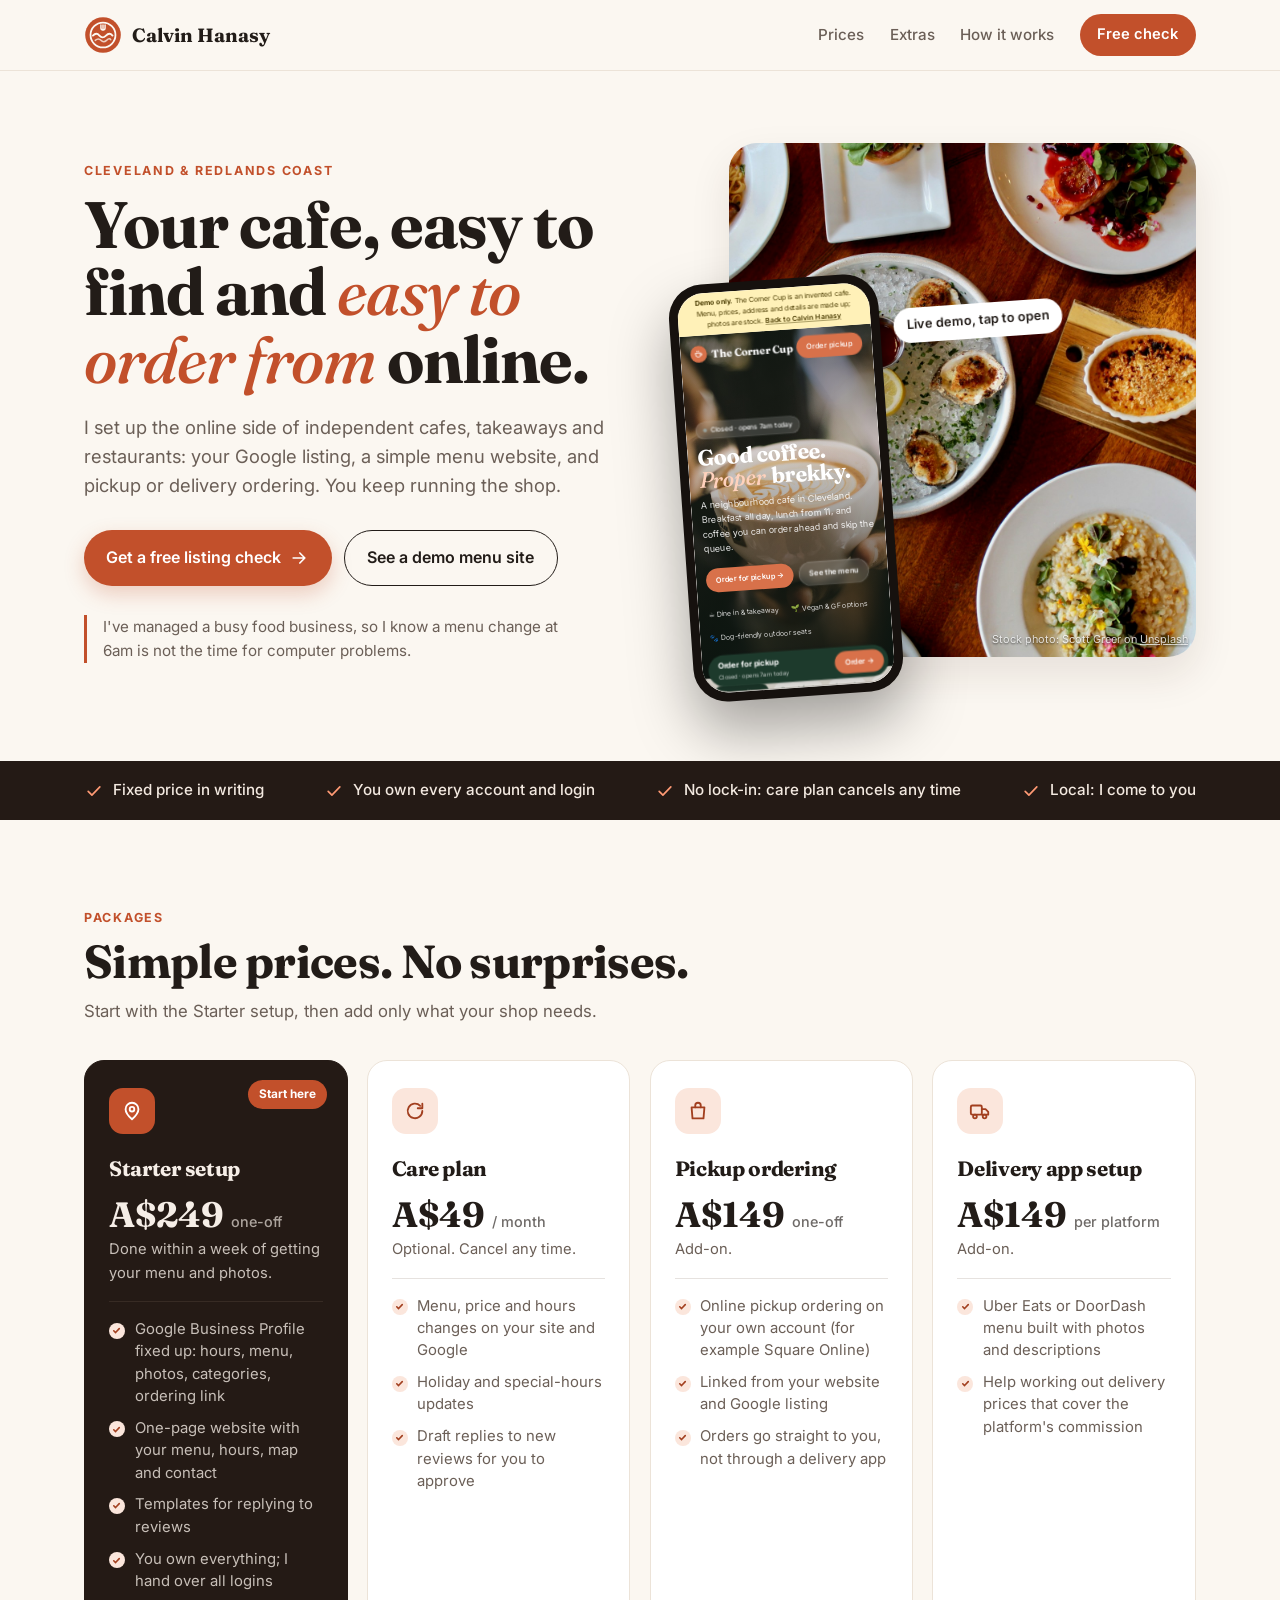
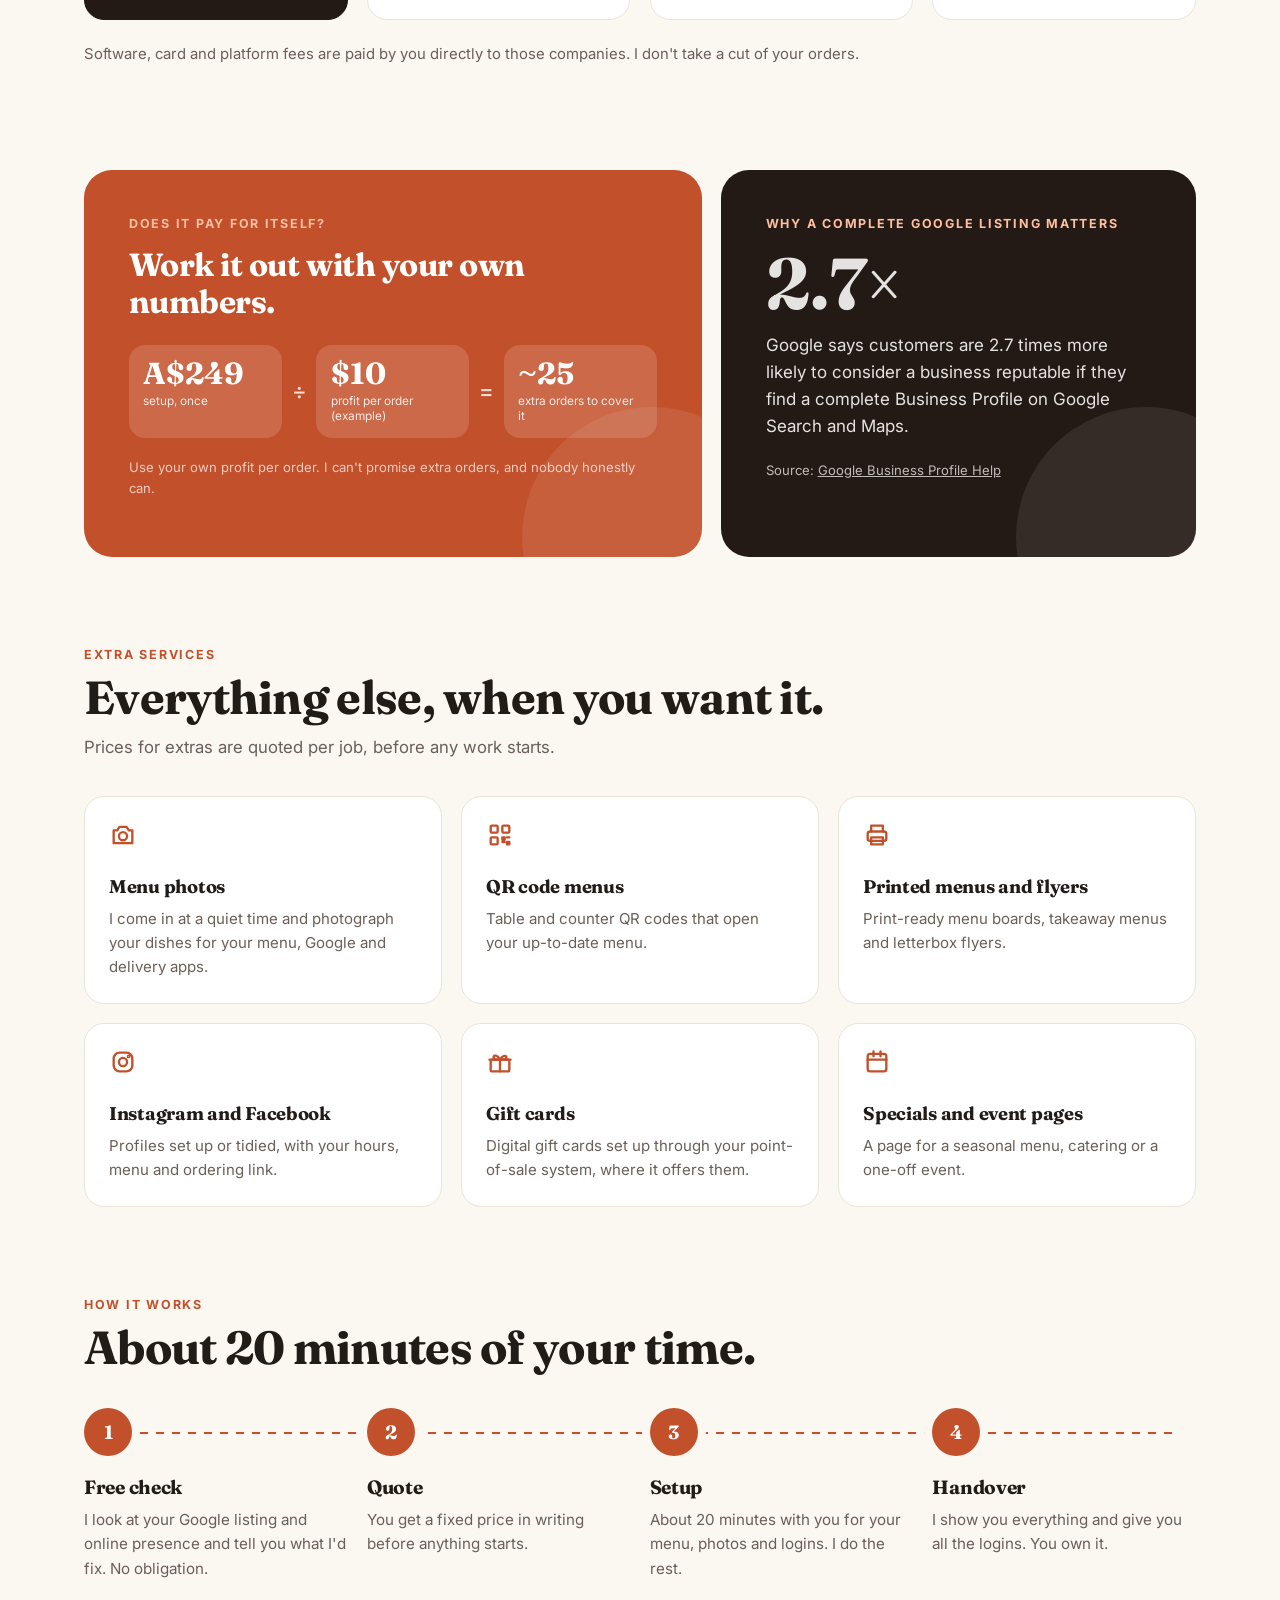
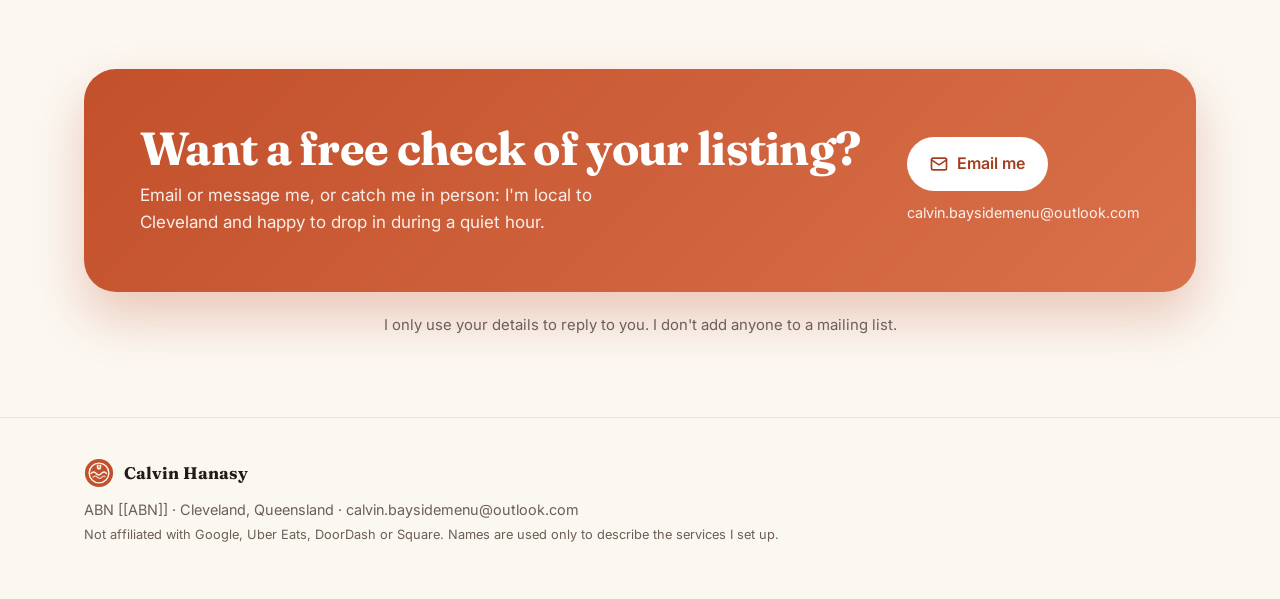
<file: index.html>
<!doctype html>
<html lang="en">
<head>
<meta charset="utf-8">
<meta name="viewport" content="width=device-width, initial-scale=1">
<title>Calvin Hanasy: online setup for local cafes and takeaways</title>
<meta name="description" content="Google profile, menu website, pickup ordering and delivery-app setup for independent cafes, takeaways and restaurants in Cleveland and the Redlands Coast.">
<meta name="theme-color" content="#c2502b">
<link rel="icon" href="img/logo-mark.svg" type="image/svg+xml">
<link rel="preconnect" href="https://fonts.googleapis.com">
<link rel="preconnect" href="https://fonts.gstatic.com" crossorigin>
<link href="https://fonts.googleapis.com/css2?family=Fraunces:ital,opsz,wght@0,9..144,600;0,9..144,700;1,9..144,500&family=Inter:wght@400;500;600;700&display=swap" rel="stylesheet">
<link rel="stylesheet" href="style.css">
</head>
<body>

<svg width="0" height="0" style="position:absolute" aria-hidden="true">
  <defs>
    <symbol id="i-pin" viewBox="0 0 24 24"><path d="M12 21s-7-6.2-7-11a7 7 0 0 1 14 0c0 4.8-7 11-7 11z"/><circle cx="12" cy="10" r="2.5"/></symbol>
    <symbol id="i-care" viewBox="0 0 24 24"><path d="M20 12a8 8 0 1 1-2.3-5.7M20 4v5h-5"/></symbol>
    <symbol id="i-bag" viewBox="0 0 24 24"><path d="M5 8h14l-1 12H6z"/><path d="M9 8V6a3 3 0 0 1 6 0v2"/></symbol>
    <symbol id="i-truck" viewBox="0 0 24 24"><rect x="2" y="6" width="12" height="10" rx="1.5"/><path d="M14 10h4l3 3v3h-7"/><circle cx="6.5" cy="18" r="2"/><circle cx="17" cy="18" r="2"/></symbol>
    <symbol id="i-camera" viewBox="0 0 24 24"><path d="M4 8h3l2-3h6l2 3h3v11H4z"/><circle cx="12" cy="13" r="3.5"/></symbol>
    <symbol id="i-qr" viewBox="0 0 24 24"><rect x="4" y="4" width="6" height="6" rx="1"/><rect x="14" y="4" width="6" height="6" rx="1"/><rect x="4" y="14" width="6" height="6" rx="1"/><path d="M14 14h2v2h-2zM18 18h2v2h-2zM14 18h2M18 14h2"/></symbol>
    <symbol id="i-print" viewBox="0 0 24 24"><path d="M7 9V4h10v5"/><rect x="4" y="9" width="16" height="8" rx="2"/><path d="M7 14h10v6H7z"/></symbol>
    <symbol id="i-social" viewBox="0 0 24 24"><rect x="4" y="4" width="16" height="16" rx="5"/><circle cx="12" cy="12" r="3.5"/><circle cx="16.8" cy="7.2" r=".6"/></symbol>
    <symbol id="i-gift" viewBox="0 0 24 24"><rect x="4" y="10" width="16" height="10" rx="1"/><path d="M3 10h18M12 10v10M12 10C10 6 6.5 5.5 6.5 8S12 10 12 10s5.5 0 5.5-2-3.5-2-5.5 2"/></symbol>
    <symbol id="i-cal" viewBox="0 0 24 24"><rect x="4" y="5" width="16" height="15" rx="2"/><path d="M4 10h16M9 3v4M15 3v4"/></symbol>
    <symbol id="i-check" viewBox="0 0 24 24"><path d="M5 12.5l4.5 4.5L19 7"/></symbol>
    <symbol id="i-arrow" viewBox="0 0 24 24"><path d="M5 12h14M13 6l6 6-6 6"/></symbol>
    <symbol id="i-mail" viewBox="0 0 24 24"><rect x="3" y="5" width="18" height="14" rx="2"/><path d="M3 7l9 6 9-6"/></symbol>
  </defs>
</svg>

<header class="site">
  <div class="wrap">
    <a class="brand" href="#"><img src="img/logo-mark.svg" alt="" width="38" height="38"><span>Calvin Hanasy</span></a>
    <nav>
      <a href="#services">Prices</a>
      <a href="#extras">Extras</a>
      <a href="#how">How it works</a>
      <a class="btn small" href="#contact">Free check</a>
    </nav>
  </div>
</header>

<main>
  <section class="hero">
    <div class="wrap hero-grid">
      <div class="hero-copy">
        <p class="eyebrow">Cleveland &amp; Redlands Coast</p>
        <h1>Your cafe, easy to find and <em>easy to order from</em> online.</h1>
        <p class="lead">I set up the online side of independent cafes, takeaways and restaurants: your Google listing, a simple menu
          website, and pickup or delivery ordering. You keep running the shop.</p>
        <div class="actions">
          <a class="btn" href="#contact">Get a free listing check <svg class="ico"><use href="#i-arrow"/></svg></a>
          <a class="btn ghost" href="demo/index.html">See a demo menu site</a>
        </div>
        <p class="aside">I've managed a busy food business, so I know a menu change at 6am is not the time for computer problems.</p>
      </div>
      <div class="hero-visual">
        <div class="photo"><img src="img/hero.jpg" alt="A table of shared dishes in a restaurant"></div>
        <a class="phone" href="demo/index.html" aria-label="Open the demo menu site">
          <div class="screen"><iframe src="demo/index.html" title="Demo menu site preview" tabindex="-1" scrolling="no"></iframe></div>
          <span class="phone-tag">Live demo, tap to open</span>
        </a>
        <p class="credit">Stock photo: Scott Greer on <a href="https://unsplash.com/photos/81yZExqt-J8">Unsplash</a></p>
      </div>
    </div>
  </section>

  <div class="trust">
    <div class="wrap">
      <span><svg class="ico"><use href="#i-check"/></svg>Fixed price in writing</span>
      <span><svg class="ico"><use href="#i-check"/></svg>You own every account and login</span>
      <span><svg class="ico"><use href="#i-check"/></svg>No lock-in: care plan cancels any time</span>
      <span><svg class="ico"><use href="#i-check"/></svg>Local: I come to you</span>
    </div>
  </div>

  <section id="services">
    <div class="wrap">
      <p class="eyebrow">Packages</p>
      <h2>Simple prices. No surprises.</h2>
      <p class="sub">Start with the Starter setup, then add only what your shop needs.</p>
      <div class="pricing">
        <article class="plan featured">
          <span class="ribbon">Start here</span>
          <div class="plan-icon"><svg class="ico"><use href="#i-pin"/></svg></div>
          <h3>Starter setup</h3>
          <p class="price">A$249 <small>one-off</small></p>
          <p class="plan-note">Done within a week of getting your menu and photos.</p>
          <ul>
            <li>Google Business Profile fixed up: hours, menu, photos, categories, ordering link</li>
            <li>One-page website with your menu, hours, map and contact</li>
            <li>Templates for replying to reviews</li>
            <li>You own everything; I hand over all logins</li>
          </ul>
        </article>
        <article class="plan">
          <div class="plan-icon"><svg class="ico"><use href="#i-care"/></svg></div>
          <h3>Care plan</h3>
          <p class="price">A$49 <small>/ month</small></p>
          <p class="plan-note">Optional. Cancel any time.</p>
          <ul>
            <li>Menu, price and hours changes on your site and Google</li>
            <li>Holiday and special-hours updates</li>
            <li>Draft replies to new reviews for you to approve</li>
          </ul>
        </article>
        <article class="plan">
          <div class="plan-icon"><svg class="ico"><use href="#i-bag"/></svg></div>
          <h3>Pickup ordering</h3>
          <p class="price">A$149 <small>one-off</small></p>
          <p class="plan-note">Add-on.</p>
          <ul>
            <li>Online pickup ordering on your own account (for example Square Online)</li>
            <li>Linked from your website and Google listing</li>
            <li>Orders go straight to you, not through a delivery app</li>
          </ul>
        </article>
        <article class="plan">
          <div class="plan-icon"><svg class="ico"><use href="#i-truck"/></svg></div>
          <h3>Delivery app setup</h3>
          <p class="price">A$149 <small>per platform</small></p>
          <p class="plan-note">Add-on.</p>
          <ul>
            <li>Uber Eats or DoorDash menu built with photos and descriptions</li>
            <li>Help working out delivery prices that cover the platform's commission</li>
          </ul>
        </article>
      </div>
      <p class="note">Software, card and platform fees are paid by you directly to those companies. I don't take a cut of your orders.</p>
    </div>
  </section>

  <section class="value">
    <div class="wrap value-grid">
      <div class="value-card">
        <p class="eyebrow light">Does it pay for itself?</p>
        <h3>Work it out with your own numbers.</h3>
        <div class="sum">
          <div><span>A$249</span><small>setup, once</small></div>
          <b>÷</b>
          <div><span>$10</span><small>profit per order (example)</small></div>
          <b>=</b>
          <div><span>~25</span><small>extra orders to cover it</small></div>
        </div>
        <p class="fine">Use your own profit per order. I can't promise extra orders, and nobody honestly can.</p>
      </div>
      <div class="value-card alt">
        <p class="eyebrow light">Why a complete Google listing matters</p>
        <p class="big-stat">2.7×</p>
        <p>Google says customers are 2.7 times more likely to consider a business reputable if they find a complete Business
          Profile on Google Search and Maps.</p>
        <p class="fine">Source: <a href="https://support.google.com/business/answer/10515606?hl=en-GB">Google Business Profile Help</a></p>
      </div>
    </div>
  </section>

  <section id="extras">
    <div class="wrap">
      <p class="eyebrow">Extra services</p>
      <h2>Everything else, when you want it.</h2>
      <p class="sub">Prices for extras are quoted per job, before any work starts.</p>
      <div class="extras">
        <div class="extra"><svg class="ico"><use href="#i-camera"/></svg><h3>Menu photos</h3><p>I come in at a quiet time and photograph your dishes for your menu, Google and delivery apps.</p></div>
        <div class="extra"><svg class="ico"><use href="#i-qr"/></svg><h3>QR code menus</h3><p>Table and counter QR codes that open your up-to-date menu.</p></div>
        <div class="extra"><svg class="ico"><use href="#i-print"/></svg><h3>Printed menus and flyers</h3><p>Print-ready menu boards, takeaway menus and letterbox flyers.</p></div>
        <div class="extra"><svg class="ico"><use href="#i-social"/></svg><h3>Instagram and Facebook</h3><p>Profiles set up or tidied, with your hours, menu and ordering link.</p></div>
        <div class="extra"><svg class="ico"><use href="#i-gift"/></svg><h3>Gift cards</h3><p>Digital gift cards set up through your point-of-sale system, where it offers them.</p></div>
        <div class="extra"><svg class="ico"><use href="#i-cal"/></svg><h3>Specials and event pages</h3><p>A page for a seasonal menu, catering or a one-off event.</p></div>
      </div>
    </div>
  </section>

  <section id="how" class="how">
    <div class="wrap">
      <p class="eyebrow">How it works</p>
      <h2>About 20 minutes of your time.</h2>
      <ol class="timeline">
        <li><span>1</span><h3>Free check</h3><p>I look at your Google listing and online presence and tell you what I'd fix. No obligation.</p></li>
        <li><span>2</span><h3>Quote</h3><p>You get a fixed price in writing before anything starts.</p></li>
        <li><span>3</span><h3>Setup</h3><p>About 20 minutes with you for your menu, photos and logins. I do the rest.</p></li>
        <li><span>4</span><h3>Handover</h3><p>I show you everything and give you all the logins. You own it.</p></li>
      </ol>
    </div>
  </section>

  <section id="contact">
    <div class="wrap">
      <div class="contact-card">
        <div>
          <h2>Want a free check of your listing?</h2>
          <p>Email or message me, or catch me in person: I'm local to Cleveland and happy to drop in during a quiet hour.</p>
        </div>
        <div class="contact-actions">
          <a class="btn light" href="mailto:calvin.baysidemenu@outlook.com?subject=Free%20listing%20check"><svg class="ico"><use href="#i-mail"/></svg>Email me</a>
          <span class="email">calvin.baysidemenu@outlook.com</span>
        </div>
      </div>
      <p class="note center">I only use your details to reply to you. I don't add anyone to a mailing list.</p>
    </div>
  </section>
</main>

<footer class="site">
  <div class="wrap">
    <a class="brand" href="#"><img src="img/logo-mark.svg" alt="" width="30" height="30"><span>Calvin Hanasy</span></a>
    <p>ABN [[ABN]] · Cleveland, Queensland · calvin.baysidemenu@outlook.com</p>
    <p class="tiny">Not affiliated with Google, Uber Eats, DoorDash or Square. Names are used only to describe the services I set up.</p>
  </div>
</footer>

</body>
</html>
</file>
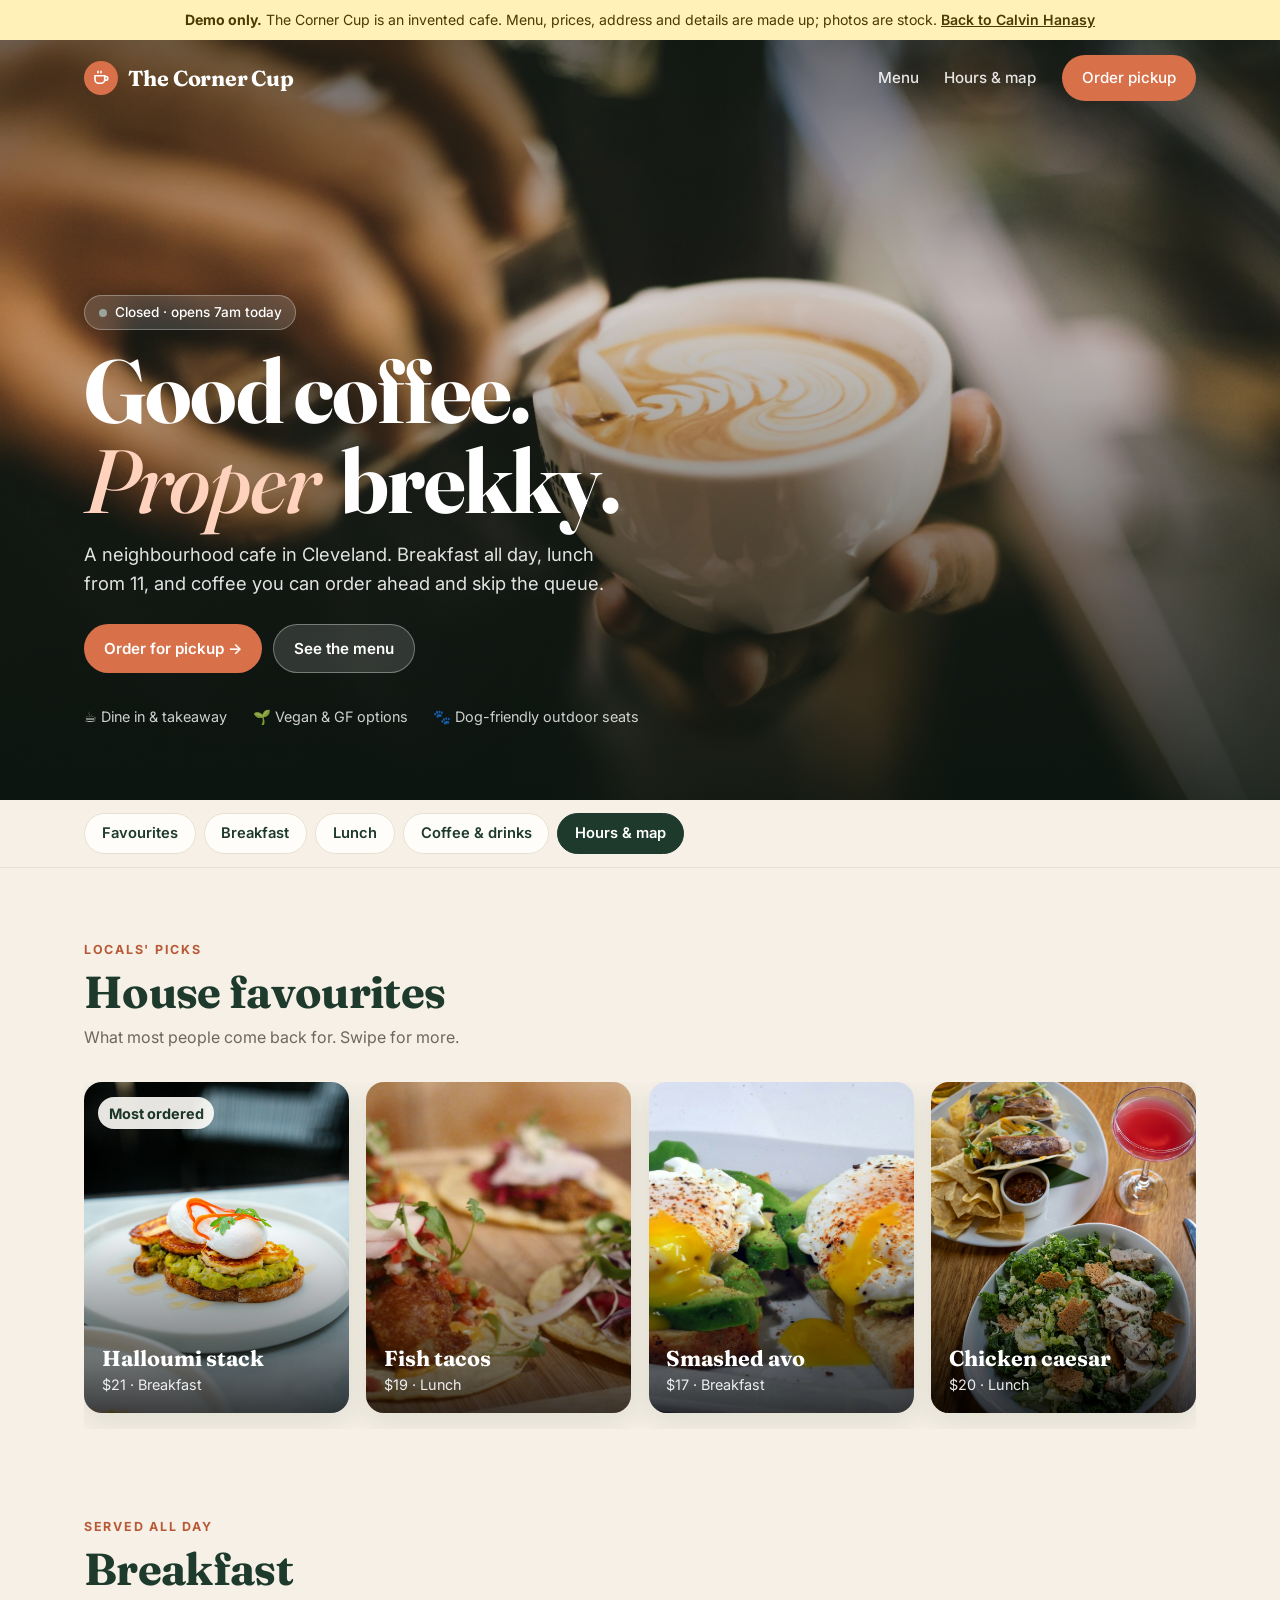
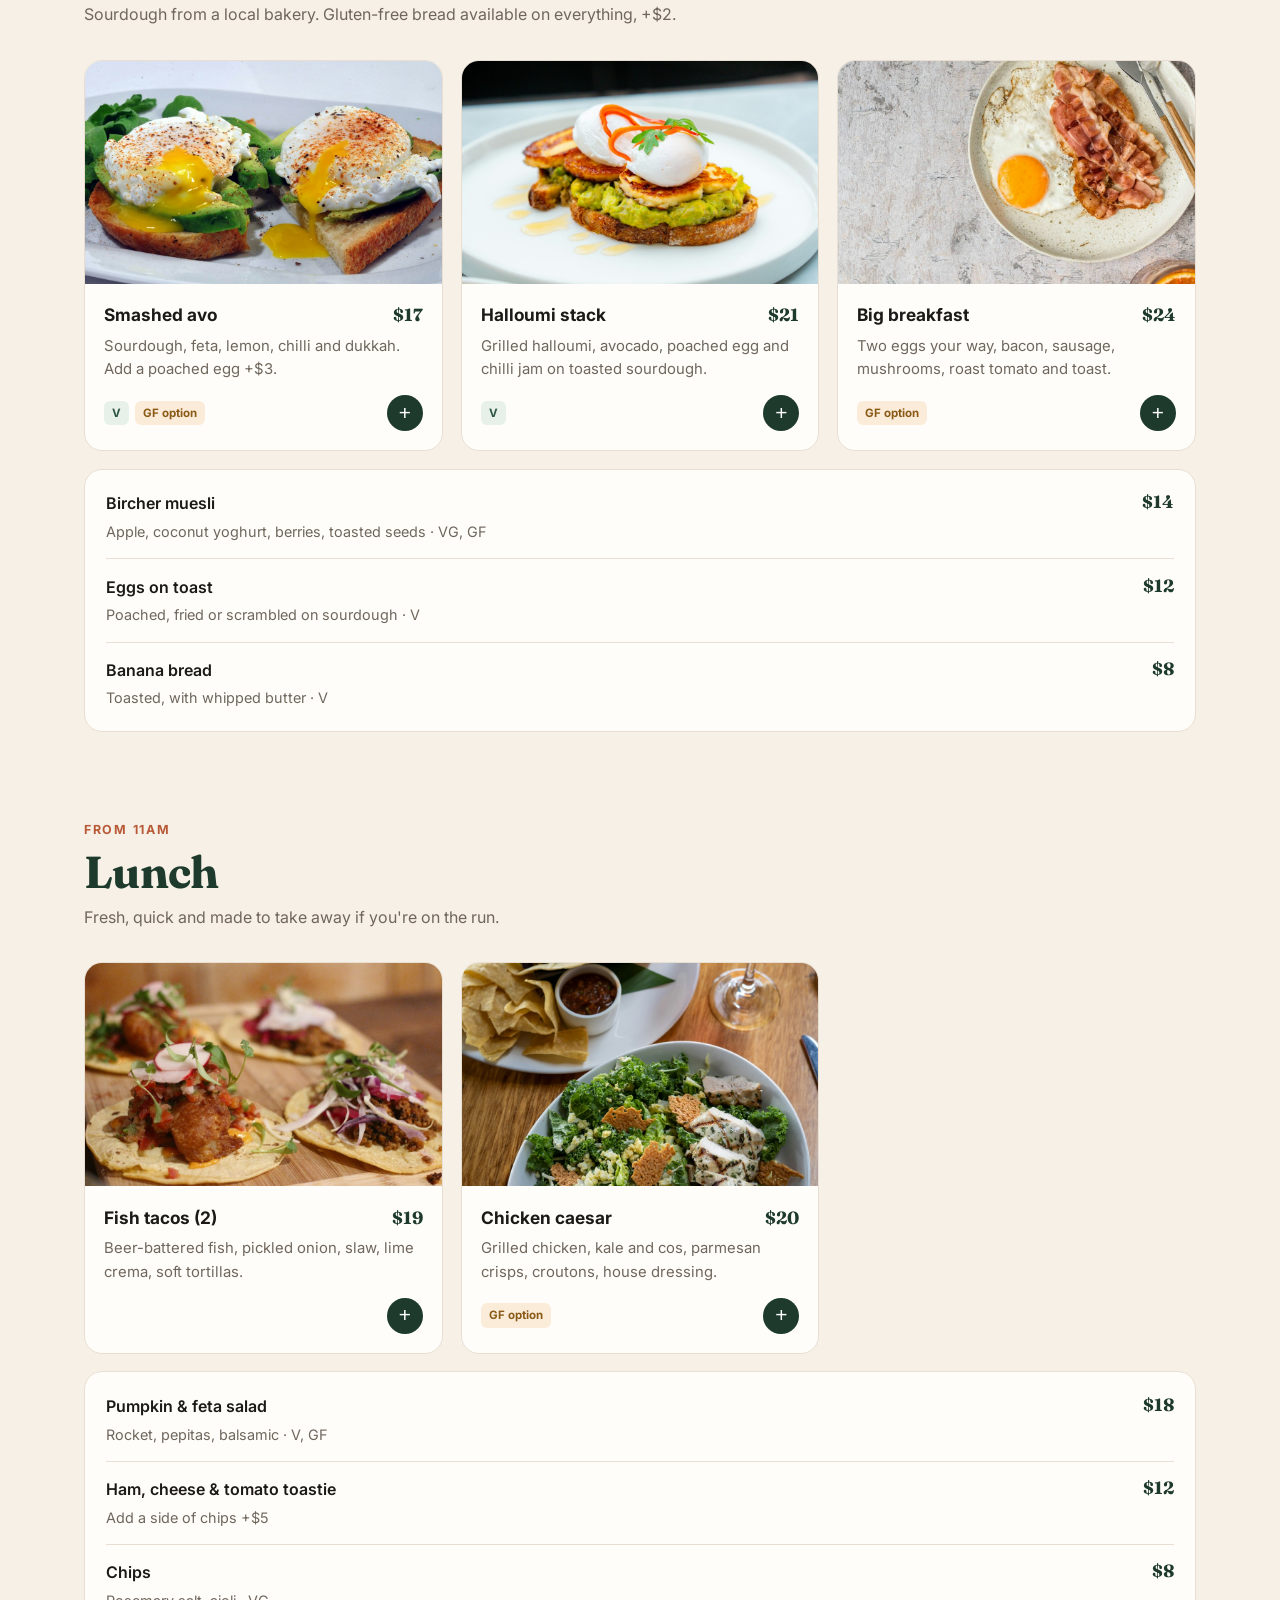
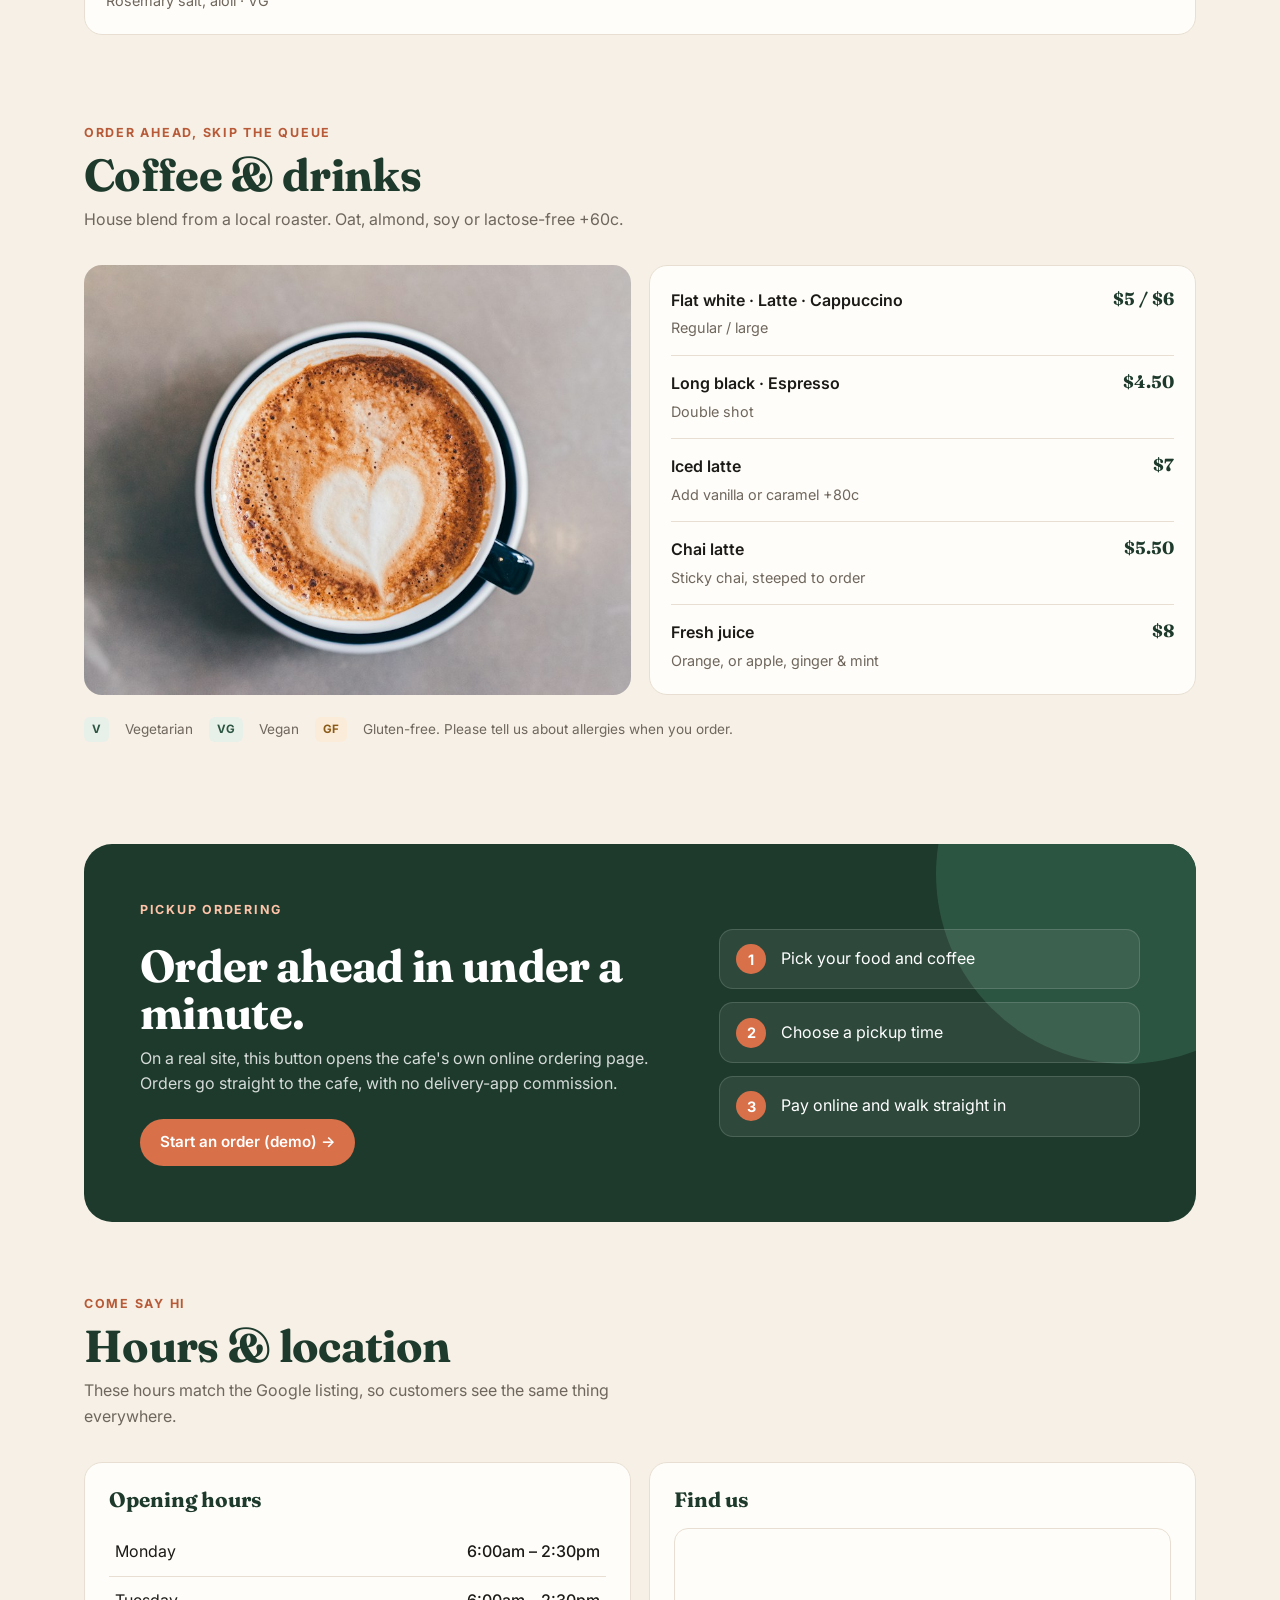
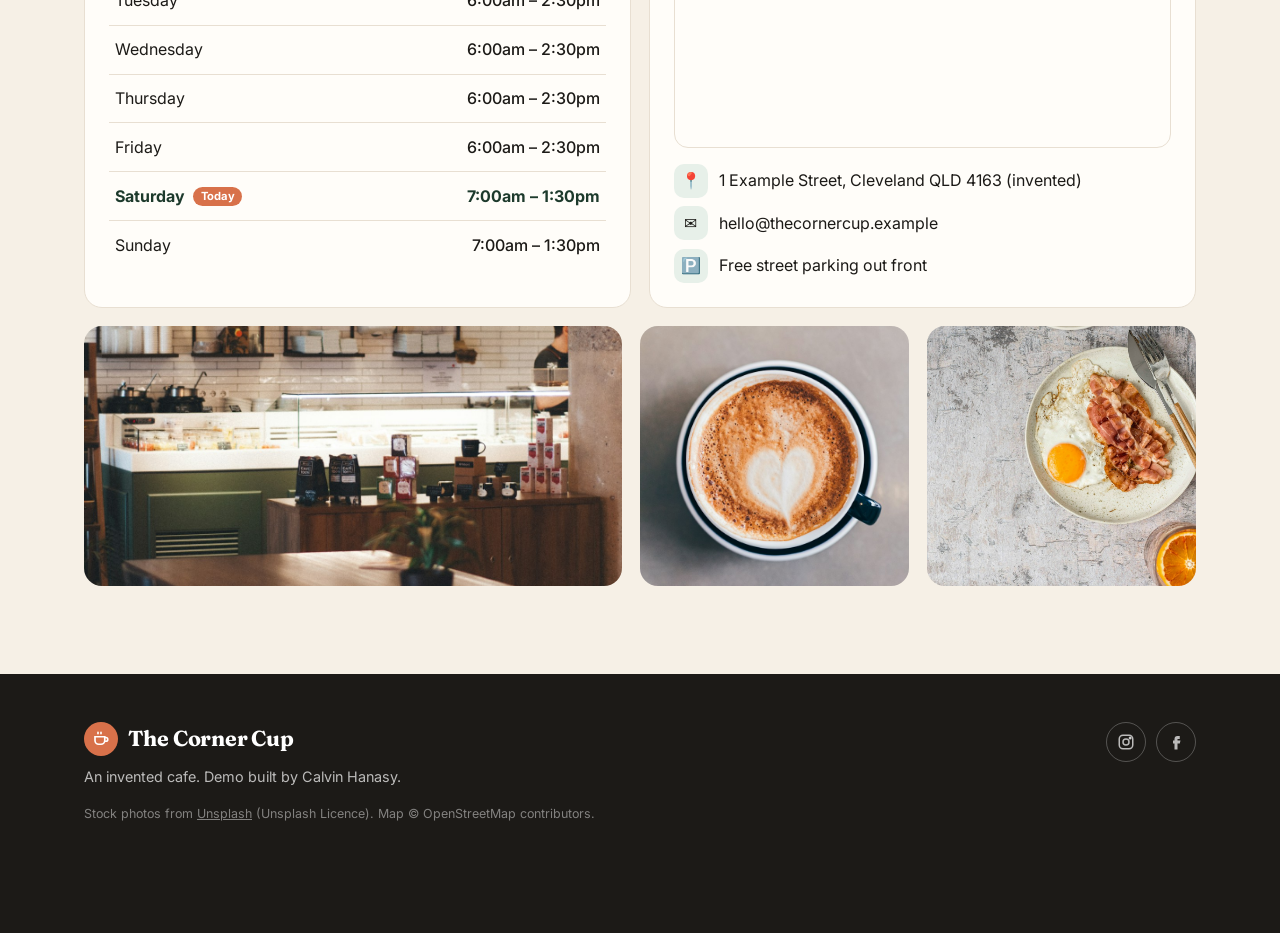
<file: demo/index.html>
<!doctype html>
<html lang="en">
<head>
<meta charset="utf-8">
<meta name="viewport" content="width=device-width, initial-scale=1">
<title>The Corner Cup (demo)</title>
<meta name="robots" content="noindex">
<meta name="theme-color" content="#1d3a2c">
<link rel="preconnect" href="https://fonts.googleapis.com">
<link rel="preconnect" href="https://fonts.gstatic.com" crossorigin>
<link href="https://fonts.googleapis.com/css2?family=Fraunces:opsz,wght@9..144,500;9..144,700&family=Inter:wght@400;500;600;700&display=swap" rel="stylesheet">
<style>
  :root {
    --green: #1d3a2c; --green-2: #2c5541; --cream: #f6f0e6; --paper: #fffdf9; --ink: #1c1a17;
    --muted: #6f675d; --line: #e8dfd2; --accent: #d8714a; --accent-dark: #b85a37;
    --r: 18px; --shadow: 0 10px 30px rgba(29,58,44,.10);
  }
  * { box-sizing: border-box; }
  html { scroll-behavior: smooth; scroll-padding-top: 120px; }
  body { margin: 0; background: var(--cream); color: var(--ink); font: 16px/1.6 Inter, system-ui, -apple-system, "Segoe UI", sans-serif; -webkit-font-smoothing: antialiased; }
  img { display: block; max-width: 100%; }
  a { color: inherit; }
  .wrap { max-width: 72rem; margin: 0 auto; padding: 0 20px; }
  .serif { font-family: Fraunces, Georgia, serif; }

  /* demo notice */
  .demo-bar { background: #fff1b8; color: #4a3b00; text-align: center; padding: .55rem 16px; font-size: .88rem; position: relative; z-index: 30; }
  .demo-bar a { font-weight: 600; }

  /* header */
  .top { position: absolute; left: 0; right: 0; z-index: 20; }
  .top .wrap { display: flex; align-items: center; justify-content: space-between; height: 76px; }
  .logo { display: flex; align-items: center; gap: .6rem; color: #fff; text-decoration: none; font: 700 1.35rem Fraunces, Georgia, serif; letter-spacing: -.01em; }
  .logo-dot { width: 34px; height: 34px; border-radius: 50%; background: var(--accent); display: grid; place-items: center; }
  .top nav { display: flex; gap: 1.6rem; align-items: center; }
  .top nav a { color: rgba(255,255,255,.88); text-decoration: none; font-weight: 500; font-size: .95rem; }
  .top nav a:hover { color: #fff; }
  .pill { display: inline-flex; align-items: center; gap: .45rem; padding: .7rem 1.25rem; border-radius: 999px; font-weight: 600; text-decoration: none; border: 0; cursor: pointer; font-size: .95rem; transition: transform .15s, background .15s; }
  .pill:hover { transform: translateY(-1px); }
  .pill.primary { background: var(--accent); color: #fff; }
  .pill.primary:hover { background: var(--accent-dark); }
  .pill.light { background: rgba(255,255,255,.14); color: #fff; backdrop-filter: blur(8px); border: 1px solid rgba(255,255,255,.35); }
  .pill.dark { background: var(--green); color: #fff; }

  /* hero */
  .hero { position: relative; min-height: min(86vh, 760px); display: flex; align-items: flex-end; color: #fff; overflow: hidden; }
  .hero > img { position: absolute; inset: 0; width: 100%; height: 100%; object-fit: cover; object-position: 60% 40%; }
  .hero::after { content: ""; position: absolute; inset: 0; background: linear-gradient(180deg, rgba(10,20,15,.55) 0%, rgba(10,20,15,.15) 35%, rgba(10,20,15,.85) 100%); }
  .hero .wrap { position: relative; z-index: 2; padding-bottom: 4.5rem; width: 100%; }
  .status { display: inline-flex; align-items: center; gap: .5rem; background: rgba(255,255,255,.15); backdrop-filter: blur(8px); border: 1px solid rgba(255,255,255,.3); padding: .35rem .85rem; border-radius: 999px; font-size: .85rem; font-weight: 500; }
  .status i { width: 8px; height: 8px; border-radius: 50%; background: #9aa39e; }
  .status.open i { background: #5ee08f; box-shadow: 0 0 0 4px rgba(94,224,143,.25); }
  .hero h1 { font: 700 clamp(2.8rem, 8vw, 5.6rem)/1 Fraunces, Georgia, serif; letter-spacing: -.02em; margin: 1rem 0 .9rem; max-width: 12ch; }
  .hero h1 em { font-style: italic; font-weight: 500; color: #ffd2bd; padding-right: .12em; }
  .hero p.lead { font-size: 1.15rem; max-width: 34rem; color: rgba(255,255,255,.88); margin: 0 0 1.6rem; }
  .hero .ctas { display: flex; gap: .7rem; flex-wrap: wrap; }
  .facts { display: flex; gap: 1.6rem; flex-wrap: wrap; margin-top: 2rem; font-size: .9rem; color: rgba(255,255,255,.8); }
  .facts span { display: inline-flex; align-items: center; gap: .45rem; }

  /* category tabs */
  .tabs { position: sticky; top: 0; z-index: 15; background: rgba(246,240,230,.92); backdrop-filter: blur(10px); border-bottom: 1px solid var(--line); }
  .tabs .wrap { display: flex; gap: .5rem; overflow-x: auto; padding-top: .8rem; padding-bottom: .8rem; scrollbar-width: none; }
  .tabs .wrap::-webkit-scrollbar { display: none; }
  .tabs a { flex: none; padding: .5rem 1.05rem; border-radius: 999px; text-decoration: none; font-weight: 600; font-size: .92rem; color: var(--green); background: var(--paper); border: 1px solid var(--line); }
  .tabs a.on { background: var(--green); color: #fff; border-color: var(--green); }

  /* sections */
  section { padding: 4.5rem 0 1rem; }
  .eyebrow { text-transform: uppercase; letter-spacing: .14em; font-size: .78rem; font-weight: 700; color: var(--accent-dark); margin: 0 0 .5rem; }
  h2 { font: 700 clamp(2rem, 4.5vw, 2.8rem)/1.05 Fraunces, Georgia, serif; letter-spacing: -.015em; margin: 0 0 .6rem; color: var(--green); }
  .sub { color: var(--muted); margin: 0 0 2rem; max-width: 38rem; }

  /* favourites carousel */
  .rail { display: grid; grid-auto-flow: column; grid-auto-columns: minmax(260px, 1fr); gap: 1.1rem; overflow-x: auto; scroll-snap-type: x mandatory; padding-bottom: 1rem; scrollbar-width: thin; }
  .fav { scroll-snap-align: start; position: relative; border-radius: var(--r); overflow: hidden; aspect-ratio: 4/5; color: #fff; text-decoration: none; box-shadow: var(--shadow); }
  .fav img { width: 100%; height: 100%; object-fit: cover; transition: transform .5s; }
  .fav:hover img { transform: scale(1.05); }
  .fav::after { content: ""; position: absolute; inset: 0; background: linear-gradient(180deg, transparent 45%, rgba(0,0,0,.75)); }
  .fav div { position: absolute; left: 1.1rem; right: 1.1rem; bottom: 1rem; z-index: 2; }
  .fav h3 { font: 700 1.35rem Fraunces, Georgia, serif; margin: 0; }
  .fav span { font-size: .9rem; opacity: .9; }
  .badge { position: absolute; top: .9rem; left: .9rem; z-index: 2; background: var(--paper); color: var(--green); font-size: .75rem; font-weight: 700; padding: .3rem .65rem; border-radius: 999px; }

  /* menu */
  .menu-grid { display: grid; gap: 1.1rem; grid-template-columns: repeat(auto-fill, minmax(min(100%, 330px), 1fr)); }
  .dish { background: var(--paper); border: 1px solid var(--line); border-radius: var(--r); overflow: hidden; display: flex; flex-direction: column; transition: box-shadow .2s, transform .2s; }
  .dish:hover { box-shadow: var(--shadow); transform: translateY(-2px); }
  .dish img { aspect-ratio: 16/10; object-fit: cover; width: 100%; }
  .dish .body { padding: 1.1rem 1.2rem 1.2rem; display: flex; flex-direction: column; flex: 1; }
  .dish .row { display: flex; justify-content: space-between; align-items: baseline; gap: 1rem; }
  .dish h3 { margin: 0; font-size: 1.08rem; font-weight: 700; }
  .price { font: 700 1.1rem Fraunces, Georgia, serif; color: var(--green); white-space: nowrap; }
  .dish p { margin: .35rem 0 .8rem; color: var(--muted); font-size: .93rem; }
  .dish .foot { margin-top: auto; display: flex; justify-content: space-between; align-items: center; gap: .5rem; }
  .tags { display: flex; gap: .35rem; flex-wrap: wrap; }
  .tag { font-size: .72rem; font-weight: 700; padding: .2rem .5rem; border-radius: 6px; background: #e7f0e9; color: var(--green-2); }
  .tag.gf { background: #fbecd9; color: #8a5a17; }
  .add { width: 36px; height: 36px; border-radius: 50%; border: 0; background: var(--green); color: #fff; font-size: 1.3rem; line-height: 1; cursor: pointer; flex: none; }
  .add:hover { background: var(--accent); }

  .list { background: var(--paper); border: 1px solid var(--line); border-radius: var(--r); padding: .4rem 1.3rem; margin-top: 1.1rem; }
  .list li { list-style: none; display: grid; grid-template-columns: 1fr auto; gap: .2rem 1rem; padding: .95rem 0; border-bottom: 1px solid var(--line); }
  .list li:last-child { border-bottom: 0; }
  .list ul { margin: 0; padding: 0; }
  .list b { font-weight: 600; }
  .list small { grid-column: 1; color: var(--muted); font-size: .9rem; }
  .list .price { grid-row: 1; grid-column: 2; }

  .coffee { display: grid; grid-template-columns: 1fr 1fr; gap: 1.1rem; align-items: stretch; }
  .coffee .photo { border-radius: var(--r); overflow: hidden; min-height: 280px; }
  .coffee .photo img { width: 100%; height: 100%; object-fit: cover; }
  .coffee .list { margin-top: 0; }
  .legend { margin-top: 1.4rem; font-size: .85rem; color: var(--muted); display: flex; gap: 1rem; flex-wrap: wrap; align-items: center; }

  /* order band */
  .band { margin: 4.5rem 0 0; background: var(--green); color: #fff; border-radius: 28px; padding: clamp(2rem, 5vw, 3.5rem); display: grid; grid-template-columns: 1.3fr 1fr; gap: 2rem; align-items: center; position: relative; overflow: hidden; }
  .band::before { content: ""; position: absolute; width: 380px; height: 380px; border-radius: 50%; background: var(--green-2); right: -120px; top: -160px; }
  .band > * { position: relative; }
  .band h2 { color: #fff; }
  .band p { color: rgba(255,255,255,.82); margin: 0 0 1.4rem; }
  .steps { display: grid; gap: .8rem; }
  .steps div { display: flex; gap: .9rem; align-items: center; background: rgba(255,255,255,.08); border: 1px solid rgba(255,255,255,.14); padding: .9rem 1rem; border-radius: 14px; }
  .steps b { width: 30px; height: 30px; flex: none; border-radius: 50%; background: var(--accent); display: grid; place-items: center; font-size: .9rem; }

  /* visit */
  .visit { display: grid; grid-template-columns: 1fr 1fr; gap: 1.1rem; }
  .card { background: var(--paper); border: 1px solid var(--line); border-radius: var(--r); padding: 1.5rem; }
  .card h3 { font: 700 1.3rem Fraunces, Georgia, serif; margin: 0 0 1rem; color: var(--green); }
  .hours { width: 100%; border-collapse: collapse; }
  .hours td { padding: .7rem .4rem; border-bottom: 1px solid var(--line); }
  .hours td:last-child { text-align: right; font-weight: 500; }
  .hours tr:last-child td { border-bottom: 0; }
  .hours tr.today td { color: var(--green); font-weight: 700; }
  .hours tr.today td:first-child::after { content: "Today"; margin-left: .5rem; font-size: .7rem; background: var(--accent); color: #fff; padding: .15rem .45rem; border-radius: 999px; vertical-align: middle; }
  .map { border-radius: 14px; overflow: hidden; border: 1px solid var(--line); height: 220px; margin-bottom: 1rem; }
  .map iframe { width: 100%; height: 100%; border: 0; filter: saturate(.8); }
  .contact-lines { display: grid; gap: .55rem; }
  .contact-lines div { display: flex; gap: .7rem; align-items: center; }
  .ico { width: 34px; height: 34px; border-radius: 10px; background: #e7f0e9; display: grid; place-items: center; flex: none; }

  .gallery { display: grid; grid-template-columns: 2fr 1fr 1fr; gap: 1.1rem; margin-top: 1.1rem; }
  .gallery img { border-radius: var(--r); width: 100%; height: 260px; object-fit: cover; }

  footer { margin-top: 4.5rem; background: var(--ink); color: rgba(255,255,255,.7); padding: 3rem 0 6rem; font-size: .9rem; }
  footer .wrap { display: flex; justify-content: space-between; gap: 2rem; flex-wrap: wrap; }
  footer .logo { margin-bottom: .6rem; }
  footer .social { display: flex; gap: .6rem; }
  footer .social a { width: 40px; height: 40px; border-radius: 50%; border: 1px solid rgba(255,255,255,.25); display: grid; place-items: center; }
  .credits { font-size: .78rem; color: rgba(255,255,255,.45); margin-top: 1rem; }

  /* mobile order bar */
  .order-bar { display: none; }

  @media (max-width: 760px) {
    .top nav a:not(.pill) { display: none; }
    .coffee, .band, .visit { grid-template-columns: 1fr; }
    .dish { flex-direction: row-reverse; align-items: stretch; }
    .dish img { width: 118px; aspect-ratio: auto; flex: none; object-fit: cover; }
    .dish .body { padding: .9rem 1rem; }
    .dish p { font-size: .88rem; margin: .25rem 0 .6rem; }
    .dish .row { flex-direction: column; gap: 0; }
    .gallery { grid-template-columns: 1fr 1fr; }
    .gallery img:first-child { grid-column: 1 / -1; }
    .gallery img { height: 180px; }
    .order-bar { display: flex; position: fixed; left: 12px; right: 12px; bottom: 12px; z-index: 40; justify-content: space-between; align-items: center; background: var(--green); color: #fff; border-radius: 999px; padding: .55rem .55rem .55rem 1.2rem; box-shadow: 0 10px 30px rgba(0,0,0,.25); }
    .order-bar small { display: block; opacity: .75; font-size: .75rem; }
  }
  @media (prefers-reduced-motion: reduce) { * { transition: none !important; scroll-behavior: auto !important; } }
</style>
</head>
<body>

<div class="demo-bar"><strong>Demo only.</strong> The Corner Cup is an invented cafe. Menu, prices, address and details are made up; photos are stock.
  <a href="../index.html">Back to Calvin Hanasy</a></div>

<header class="top">
  <div class="wrap">
    <a class="logo" href="#"><span class="logo-dot"><svg width="18" height="18" viewBox="0 0 24 24" fill="none" stroke="#fff" stroke-width="2.2" stroke-linecap="round"><path d="M4 9h13v5a5 5 0 0 1-5 5H9a5 5 0 0 1-5-5z"/><path d="M17 10h1.5a2.5 2.5 0 0 1 0 5H17M8 3v2M12 3v2"/></svg></span>The Corner Cup</a>
    <nav>
      <a href="#menu">Menu</a>
      <a href="#visit">Hours &amp; map</a>
      <a class="pill primary" href="#order">Order pickup</a>
    </nav>
  </div>
</header>

<div class="hero">
  <img src="img/hero.jpg" alt="Barista pouring latte art">
  <div class="wrap">
    <span class="status" id="status"><i></i><span>Mon–Fri 6am–2:30pm</span></span>
    <h1>Good coffee. <em>Proper</em> brekky.</h1>
    <p class="lead">A neighbourhood cafe in Cleveland. Breakfast all day, lunch from 11, and coffee you can order ahead and skip the queue.</p>
    <div class="ctas">
      <a class="pill primary" href="#order">Order for pickup →</a>
      <a class="pill light" href="#menu">See the menu</a>
    </div>
    <div class="facts">
      <span>☕ Dine in &amp; takeaway</span>
      <span>🌱 Vegan &amp; GF options</span>
      <span>🐾 Dog-friendly outdoor seats</span>
    </div>
  </div>
</div>

<nav class="tabs" aria-label="Menu sections">
  <div class="wrap">
    <a href="#favourites" class="on">Favourites</a>
    <a href="#breakfast">Breakfast</a>
    <a href="#lunch">Lunch</a>
    <a href="#coffee">Coffee &amp; drinks</a>
    <a href="#visit">Hours &amp; map</a>
  </div>
</nav>

<main class="wrap" id="menu">

  <section id="favourites">
    <p class="eyebrow">Locals' picks</p>
    <h2>House favourites</h2>
    <p class="sub">What most people come back for. Swipe for more.</p>
    <div class="rail">
      <a class="fav" href="#breakfast"><span class="badge">Most ordered</span><img src="img/halloumi.jpg" alt="Halloumi stack with poached egg" loading="lazy"><div><h3>Halloumi stack</h3><span>$21 · Breakfast</span></div></a>
      <a class="fav" href="#lunch"><img src="img/tacos.jpg" alt="Fish tacos" loading="lazy"><div><h3>Fish tacos</h3><span>$19 · Lunch</span></div></a>
      <a class="fav" href="#breakfast"><img src="img/avo.jpg" alt="Smashed avocado with poached eggs" loading="lazy"><div><h3>Smashed avo</h3><span>$17 · Breakfast</span></div></a>
      <a class="fav" href="#lunch"><img src="img/caesar.jpg" alt="Chicken caesar salad" loading="lazy"><div><h3>Chicken caesar</h3><span>$20 · Lunch</span></div></a>
    </div>
  </section>

  <section id="breakfast">
    <p class="eyebrow">Served all day</p>
    <h2>Breakfast</h2>
    <p class="sub">Sourdough from a local bakery. Gluten-free bread available on everything, +$2.</p>
    <div class="menu-grid">
      <article class="dish"><img src="img/avo.jpg" alt="Smashed avocado on sourdough with poached eggs" loading="lazy"><div class="body">
        <div class="row"><h3>Smashed avo</h3><span class="price">$17</span></div>
        <p>Sourdough, feta, lemon, chilli and dukkah. Add a poached egg +$3.</p>
        <div class="foot"><div class="tags"><span class="tag">V</span><span class="tag gf">GF option</span></div><button class="add" aria-label="Add smashed avo">+</button></div></div></article>
      <article class="dish"><img src="img/halloumi.jpg" alt="Halloumi stack" loading="lazy"><div class="body">
        <div class="row"><h3>Halloumi stack</h3><span class="price">$21</span></div>
        <p>Grilled halloumi, avocado, poached egg and chilli jam on toasted sourdough.</p>
        <div class="foot"><div class="tags"><span class="tag">V</span></div><button class="add" aria-label="Add halloumi stack">+</button></div></div></article>
      <article class="dish"><img src="img/breakfast.jpg" alt="Big breakfast plate with eggs and bacon" loading="lazy"><div class="body">
        <div class="row"><h3>Big breakfast</h3><span class="price">$24</span></div>
        <p>Two eggs your way, bacon, sausage, mushrooms, roast tomato and toast.</p>
        <div class="foot"><div class="tags"><span class="tag gf">GF option</span></div><button class="add" aria-label="Add big breakfast">+</button></div></div></article>
    </div>
    <div class="list"><ul>
      <li><b>Bircher muesli</b><span class="price">$14</span><small>Apple, coconut yoghurt, berries, toasted seeds · VG, GF</small></li>
      <li><b>Eggs on toast</b><span class="price">$12</span><small>Poached, fried or scrambled on sourdough · V</small></li>
      <li><b>Banana bread</b><span class="price">$8</span><small>Toasted, with whipped butter · V</small></li>
    </ul></div>
  </section>

  <section id="lunch">
    <p class="eyebrow">From 11am</p>
    <h2>Lunch</h2>
    <p class="sub">Fresh, quick and made to take away if you're on the run.</p>
    <div class="menu-grid">
      <article class="dish"><img src="img/tacos.jpg" alt="Fish tacos" loading="lazy"><div class="body">
        <div class="row"><h3>Fish tacos (2)</h3><span class="price">$19</span></div>
        <p>Beer-battered fish, pickled onion, slaw, lime crema, soft tortillas.</p>
        <div class="foot"><div class="tags"></div><button class="add" aria-label="Add fish tacos">+</button></div></div></article>
      <article class="dish"><img src="img/caesar.jpg" alt="Chicken caesar salad" loading="lazy"><div class="body">
        <div class="row"><h3>Chicken caesar</h3><span class="price">$20</span></div>
        <p>Grilled chicken, kale and cos, parmesan crisps, croutons, house dressing.</p>
        <div class="foot"><div class="tags"><span class="tag gf">GF option</span></div><button class="add" aria-label="Add chicken caesar">+</button></div></div></article>
    </div>
    <div class="list"><ul>
      <li><b>Pumpkin &amp; feta salad</b><span class="price">$18</span><small>Rocket, pepitas, balsamic · V, GF</small></li>
      <li><b>Ham, cheese &amp; tomato toastie</b><span class="price">$12</span><small>Add a side of chips +$5</small></li>
      <li><b>Chips</b><span class="price">$8</span><small>Rosemary salt, aioli · VG</small></li>
    </ul></div>
  </section>

  <section id="coffee">
    <p class="eyebrow">Order ahead, skip the queue</p>
    <h2>Coffee &amp; drinks</h2>
    <p class="sub">House blend from a local roaster. Oat, almond, soy or lactose-free +60c.</p>
    <div class="coffee">
      <div class="photo"><img src="img/flatwhite.jpg" alt="Flat white with latte art" loading="lazy"></div>
      <div class="list"><ul>
        <li><b>Flat white · Latte · Cappuccino</b><span class="price">$5 / $6</span><small>Regular / large</small></li>
        <li><b>Long black · Espresso</b><span class="price">$4.50</span><small>Double shot</small></li>
        <li><b>Iced latte</b><span class="price">$7</span><small>Add vanilla or caramel +80c</small></li>
        <li><b>Chai latte</b><span class="price">$5.50</span><small>Sticky chai, steeped to order</small></li>
        <li><b>Fresh juice</b><span class="price">$8</span><small>Orange, or apple, ginger &amp; mint</small></li>
      </ul></div>
    </div>
    <p class="legend"><span class="tag">V</span> Vegetarian <span class="tag">VG</span> Vegan <span class="tag gf">GF</span> Gluten-free. Please tell us about allergies when you order.</p>
  </section>

  <div class="band" id="order">
    <div>
      <p class="eyebrow" style="color:#ffc4a8">Pickup ordering</p>
      <h2>Order ahead in under a minute.</h2>
      <p>On a real site, this button opens the cafe's own online ordering page. Orders go straight to the cafe, with no delivery-app commission.</p>
      <a class="pill primary" href="#order">Start an order (demo) →</a>
    </div>
    <div class="steps">
      <div><b>1</b>Pick your food and coffee</div>
      <div><b>2</b>Choose a pickup time</div>
      <div><b>3</b>Pay online and walk straight in</div>
    </div>
  </div>

  <section id="visit">
    <p class="eyebrow">Come say hi</p>
    <h2>Hours &amp; location</h2>
    <p class="sub">These hours match the Google listing, so customers see the same thing everywhere.</p>
    <div class="visit">
      <div class="card">
        <h3>Opening hours</h3>
        <table class="hours" id="hours">
          <tr data-d="1"><td>Monday</td><td>6:00am – 2:30pm</td></tr>
          <tr data-d="2"><td>Tuesday</td><td>6:00am – 2:30pm</td></tr>
          <tr data-d="3"><td>Wednesday</td><td>6:00am – 2:30pm</td></tr>
          <tr data-d="4"><td>Thursday</td><td>6:00am – 2:30pm</td></tr>
          <tr data-d="5"><td>Friday</td><td>6:00am – 2:30pm</td></tr>
          <tr data-d="6"><td>Saturday</td><td>7:00am – 1:30pm</td></tr>
          <tr data-d="0"><td>Sunday</td><td>7:00am – 1:30pm</td></tr>
        </table>
      </div>
      <div class="card">
        <h3>Find us</h3>
        <div class="map"><iframe title="Map of Cleveland, Queensland" loading="lazy" src="https://www.openstreetmap.org/export/embed.html?bbox=153.258%2C-27.532%2C153.275%2C-27.520&amp;layer=mapnik"></iframe></div>
        <div class="contact-lines">
          <div><span class="ico">📍</span>1 Example Street, Cleveland QLD 4163 (invented)</div>
          <div><span class="ico">✉️</span>hello@thecornercup.example</div>
          <div><span class="ico">🅿️</span>Free street parking out front</div>
        </div>
      </div>
    </div>
    <div class="gallery">
      <img src="img/interior.jpg" alt="Inside a bright cafe" loading="lazy" style="object-position:center 60%">
      <img src="img/flatwhite.jpg" alt="Flat white" loading="lazy">
      <img src="img/breakfast.jpg" alt="Breakfast plate" loading="lazy">
    </div>
  </section>
</main>

<footer>
  <div class="wrap">
    <div>
      <a class="logo" href="#"><span class="logo-dot"><svg width="18" height="18" viewBox="0 0 24 24" fill="none" stroke="#fff" stroke-width="2.2" stroke-linecap="round"><path d="M4 9h13v5a5 5 0 0 1-5 5H9a5 5 0 0 1-5-5z"/><path d="M17 10h1.5a2.5 2.5 0 0 1 0 5H17M8 3v2M12 3v2"/></svg></span>The Corner Cup</a>
      <div>An invented cafe. Demo built by Calvin Hanasy.</div>
      <p class="credits">Stock photos from <a href="https://unsplash.com">Unsplash</a> (Unsplash Licence). Map © OpenStreetMap contributors.</p>
    </div>
    <div class="social" aria-label="Social links (demo)">
      <a href="#" aria-label="Instagram"><svg width="18" height="18" viewBox="0 0 24 24" fill="none" stroke="currentColor" stroke-width="2"><rect x="3" y="3" width="18" height="18" rx="5"/><circle cx="12" cy="12" r="4"/><circle cx="17.5" cy="6.5" r="1" fill="currentColor"/></svg></a>
      <a href="#" aria-label="Facebook"><svg width="18" height="18" viewBox="0 0 24 24" fill="currentColor"><path d="M14 8h3V4h-3a4 4 0 0 0-4 4v2H8v4h2v8h4v-8h3l1-4h-4V8z"/></svg></a>
    </div>
  </div>
</footer>

<div class="order-bar">
  <div><b>Order for pickup</b><small id="bar-status">Skip the queue</small></div>
  <a class="pill primary" href="#order">Order →</a>
</div>

<script>
  // Open-now badge and today's hours, from the visitor's clock.
  (function () {
    var hours = { 0: [7, 13.5], 1: [6, 14.5], 2: [6, 14.5], 3: [6, 14.5], 4: [6, 14.5], 5: [6, 14.5], 6: [7, 13.5] };
    var now = new Date(), d = now.getDay(), t = now.getHours() + now.getMinutes() / 60, h = hours[d];
    var fmt = function (x) { var hr = Math.floor(x), m = Math.round((x - hr) * 60); return (hr > 12 ? hr - 12 : hr) + (m ? ':' + String(m).padStart(2, '0') : '') + (hr >= 12 ? 'pm' : 'am'); };
    var open = t >= h[0] && t < h[1];
    var text = open ? 'Open now · until ' + fmt(h[1]) : (t < h[0] ? 'Closed · opens ' + fmt(h[0]) + ' today' : 'Closed · opens ' + fmt(hours[(d + 1) % 7][0]) + ' tomorrow');
    var s = document.getElementById('status');
    s.classList.toggle('open', open); s.lastElementChild.textContent = text;
    document.getElementById('bar-status').textContent = text;
    var row = document.querySelector('#hours tr[data-d="' + d + '"]'); if (row) row.className = 'today';
  })();
  // Highlight the menu tab for the section in view.
  (function () {
    var links = document.querySelectorAll('.tabs a');
    var io = new IntersectionObserver(function (es) {
      es.forEach(function (e) {
        if (!e.isIntersecting) return;
        links.forEach(function (a) {
          var on = a.getAttribute('href') === '#' + e.target.id;
          a.classList.toggle('on', on);
          if (on && a.scrollIntoView) a.parentNode.scrollTo({ left: a.offsetLeft - 20, behavior: 'smooth' });
        });
      });
    }, { rootMargin: '-40% 0px -55% 0px' });
    ['favourites', 'breakfast', 'lunch', 'coffee', 'visit'].forEach(function (id) { io.observe(document.getElementById(id)); });
  })();
  // Demo add buttons.
  document.querySelectorAll('.add').forEach(function (b) {
    b.addEventListener('click', function () { b.textContent = '✓'; setTimeout(function () { b.textContent = '+'; }, 1200); });
  });
</script>
</body>
</html>
</file>
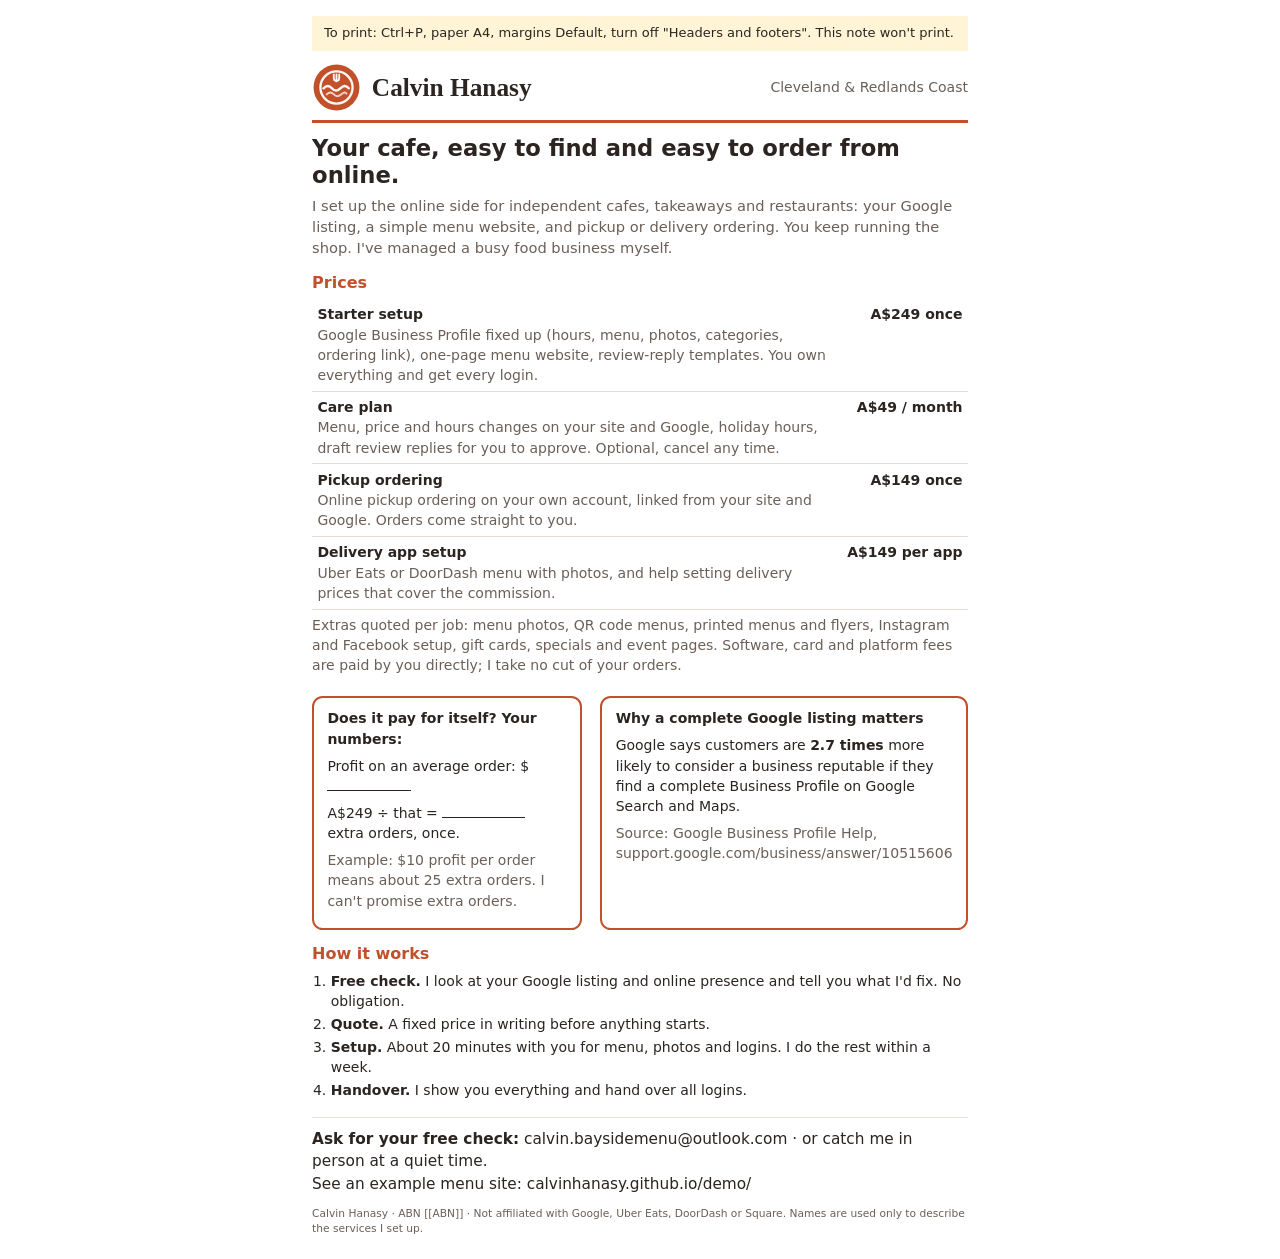
<file: offer.html>
<!doctype html>
<html lang="en">
<head>
<meta charset="utf-8">
<meta name="viewport" content="width=device-width, initial-scale=1">
<title>Calvin Hanasy: offer sheet</title>
<style>
  @page { size: A4; margin: 14mm; }
  :root { --text: #2b2420; --muted: #6b5f57; --accent: #c2502b; --line: #e7ded3; }
  * { box-sizing: border-box; }
  body { margin: 0; background: #fff; color: var(--text); font: 10.5pt/1.45 system-ui, "Segoe UI", Roboto, sans-serif; }
  .page { max-width: 182mm; margin: 0 auto; padding: 16px; }
  header { display: flex; justify-content: space-between; align-items: center; border-bottom: 3px solid var(--accent); padding-bottom: 6pt; }
  .brand { display: flex; align-items: center; gap: 8pt; font: 700 19pt Georgia, serif; }
  .where { color: var(--muted); }
  h1 { font-size: 17pt; line-height: 1.2; margin: 9pt 0 4pt; }
  h2 { font-size: 12pt; margin: 9pt 0 4pt; color: var(--accent); }
  p { margin: 0 0 5pt; }
  .lead { color: var(--muted); font-size: 11pt; }
  table { width: 100%; border-collapse: collapse; }
  td { padding: 4pt 4pt; border-bottom: 1px solid var(--line); vertical-align: top; }
  td.price { white-space: nowrap; font-weight: 700; text-align: right; width: 26mm; }
  td b { display: block; }
  .muted { color: var(--muted); }
  .box { border: 2px solid var(--accent); border-radius: 8pt; padding: 8pt 10pt; margin-top: 10pt; }
  .fill { display: inline-block; min-width: 22mm; border-bottom: 1px solid var(--text); }
  ol { margin: 0; padding-left: 14pt; }
  li { margin-bottom: 2pt; }
  .cols { display: grid; grid-template-columns: 1fr 1fr; gap: 0 14pt; }
  .contact { margin-top: 12pt; padding-top: 8pt; border-top: 1px solid var(--line); font-size: 11.5pt; }
  .small { font-size: 8pt; color: var(--muted); margin-top: 8pt; }
  .print-tip { background: #fff4d6; padding: 8px 12px; margin-bottom: 12px; font-size: 13px; }
  @media print { .print-tip { display: none; } .page { padding: 0; } }
  @media (max-width: 40rem) { .cols { grid-template-columns: 1fr; } }
</style>
</head>
<body>
<div class="page">
  <p class="print-tip">To print: Ctrl+P, paper A4, margins Default, turn off "Headers and footers". This note won't print.</p>

  <header>
    <span class="brand"><img src="img/logo-mark.svg" alt="" style="height:13mm">Calvin Hanasy</span>
    <span class="where">Cleveland &amp; Redlands Coast</span>
  </header>

  <h1>Your cafe, easy to find and easy to order from online.</h1>
  <p class="lead">I set up the online side for independent cafes, takeaways and restaurants: your Google listing, a simple menu
    website, and pickup or delivery ordering. You keep running the shop. I've managed a busy food business myself.</p>

  <h2>Prices</h2>
  <table>
    <tr><td><b>Starter setup</b><span class="muted">Google Business Profile fixed up (hours, menu, photos, categories, ordering link),
      one-page menu website, review-reply templates. You own everything and get every login.</span></td><td class="price">A$249 once</td></tr>
    <tr><td><b>Care plan</b><span class="muted">Menu, price and hours changes on your site and Google, holiday hours, draft review
      replies for you to approve. Optional, cancel any time.</span></td><td class="price">A$49 / month</td></tr>
    <tr><td><b>Pickup ordering</b><span class="muted">Online pickup ordering on your own account, linked from your site and Google.
      Orders come straight to you.</span></td><td class="price">A$149 once</td></tr>
    <tr><td><b>Delivery app setup</b><span class="muted">Uber Eats or DoorDash menu with photos, and help setting delivery prices that
      cover the commission.</span></td><td class="price">A$149 per app</td></tr>
  </table>
  <p class="muted" style="margin-top:4pt">Extras quoted per job: menu photos, QR code menus, printed menus and flyers, Instagram and
    Facebook setup, gift cards, specials and event pages. Software, card and platform fees are paid by you directly; I take no cut of your orders.</p>

  <div class="cols">
    <div class="box">
      <strong>Does it pay for itself? Your numbers:</strong>
      <p style="margin-top:5pt">Profit on an average order: $<span class="fill"></span></p>
      <p>A$249 ÷ that = <span class="fill"></span> extra orders, once.</p>
      <p class="muted">Example: $10 profit per order means about 25 extra orders. I can't promise extra orders.</p>
    </div>
    <div class="box">
      <strong>Why a complete Google listing matters</strong>
      <p style="margin-top:5pt">Google says customers are <strong>2.7 times</strong> more likely to consider a business reputable if they
        find a complete Business Profile on Google Search and Maps.</p>
      <p class="muted">Source: Google Business Profile Help, support.google.com/business/answer/10515606</p>
    </div>
  </div>

  <h2>How it works</h2>
  <ol>
    <li><strong>Free check.</strong> I look at your Google listing and online presence and tell you what I'd fix. No obligation.</li>
    <li><strong>Quote.</strong> A fixed price in writing before anything starts.</li>
    <li><strong>Setup.</strong> About 20 minutes with you for menu, photos and logins. I do the rest within a week.</li>
    <li><strong>Handover.</strong> I show you everything and hand over all logins.</li>
  </ol>

  <div class="contact">
    <strong>Ask for your free check:</strong> calvin.baysidemenu@outlook.com · or catch me in person at a quiet time.<br>
    See an example menu site: calvinhanasy.github.io/demo/
  </div>

  <p class="small">Calvin Hanasy · ABN [[ABN]] · Not affiliated with Google, Uber Eats, DoorDash or Square. Names are used only to describe the services I set up.</p>
</div>
</body>
</html>
</file>
<file: style.css>
:root {
  --bg: #fbf7f1;
  --paper: #ffffff;
  --ink: #221c18;
  --muted: #6b5f57;
  --accent: #c2502b;
  --accent-dark: #a23f1f;
  --accent-soft: #fbe6dc;
  --dark: #241a15;
  --line: #ece3d8;
  --r: 20px;
  --shadow: 0 18px 40px rgba(60, 30, 15, .10);
}

* { box-sizing: border-box; }
html { scroll-behavior: smooth; scroll-padding-top: 80px; }
body {
  margin: 0; background: var(--bg); color: var(--ink);
  font: 17px/1.6 Inter, system-ui, -apple-system, "Segoe UI", Roboto, sans-serif;
  -webkit-font-smoothing: antialiased;
}
img { display: block; max-width: 100%; }
a { color: inherit; }
.wrap { max-width: 72rem; margin: 0 auto; padding: 0 20px; }
.ico { width: 20px; height: 20px; fill: none; stroke: currentColor; stroke-width: 2; stroke-linecap: round; stroke-linejoin: round; flex: none; }

h1, h2, h3 { font-family: Fraunces, Georgia, "Times New Roman", serif; letter-spacing: -.015em; }
.eyebrow { text-transform: uppercase; letter-spacing: .14em; font-size: .78rem; font-weight: 700; color: var(--accent); margin: 0 0 .6rem; }
.eyebrow.light { color: #ffbfa3; }
h2 { font-size: clamp(2rem, 4.5vw, 2.9rem); line-height: 1.05; margin: 0 0 .7rem; }
.sub { color: var(--muted); margin: 0 0 2.2rem; max-width: 38rem; font-size: 1.05rem; }
.note { color: var(--muted); font-size: .93rem; margin-top: 1.4rem; }
.center { text-align: center; }

/* buttons */
.btn {
  display: inline-flex; align-items: center; gap: .5rem; background: var(--accent); color: #fff;
  padding: .9rem 1.4rem; border-radius: 999px; text-decoration: none; font-weight: 600; font-size: 1rem;
  transition: transform .15s, background .15s, box-shadow .15s; box-shadow: 0 8px 20px rgba(194, 80, 43, .25);
}
.btn:hover { background: var(--accent-dark); transform: translateY(-1px); }
.btn.ghost { background: transparent; color: var(--ink); border: 1.5px solid var(--ink); box-shadow: none; }
.btn.ghost:hover { background: var(--ink); color: #fff; }
.btn.small { padding: .55rem 1.1rem; font-size: .92rem; box-shadow: none; }
.btn.light { background: #fff; color: var(--accent-dark); box-shadow: none; }
.btn.light:hover { background: var(--accent-soft); }
.actions { display: flex; gap: .75rem; flex-wrap: wrap; margin-top: 1.8rem; }

/* header */
header.site { position: sticky; top: 0; z-index: 20; background: rgba(251, 247, 241, .85); backdrop-filter: blur(12px); border-bottom: 1px solid var(--line); }
header.site .wrap { display: flex; justify-content: space-between; align-items: center; min-height: 70px; gap: 1rem; }
.brand { display: flex; align-items: center; gap: .6rem; font: 700 1.2rem Fraunces, Georgia, serif; color: var(--ink); text-decoration: none; }
.brand img { height: 38px; width: auto; }
header nav { display: flex; align-items: center; gap: 1.6rem; }
header nav a:not(.btn) { color: var(--muted); text-decoration: none; font-weight: 500; font-size: .95rem; }
header nav a:not(.btn):hover { color: var(--accent); }

/* hero */
.hero { padding: 4.5rem 0 4rem; overflow: hidden; }
.hero-grid { display: grid; grid-template-columns: 1.05fr 1fr; gap: 3.5rem; align-items: center; }
.hero h1 { font-size: clamp(2.5rem, 5.6vw, 4.1rem); line-height: 1.03; margin: 0 0 1.2rem; font-weight: 700; }
.hero h1 em { font-style: italic; font-weight: 500; color: var(--accent); }
.lead { font-size: 1.15rem; color: var(--muted); margin: 0; max-width: 34rem; }
.aside { margin-top: 1.8rem; padding-left: 1rem; border-left: 3px solid var(--accent); color: var(--muted); font-size: .95rem; max-width: 30rem; }

.hero-visual { position: relative; padding: 0 0 2.5rem 3rem; }
.hero-visual .photo { border-radius: 28px; overflow: hidden; aspect-ratio: 4/4.4; box-shadow: var(--shadow); }
.hero-visual .photo img { width: 100%; height: 100%; object-fit: cover; }
.phone {
  position: absolute; left: 0; bottom: 0; width: 210px; padding: 9px; border-radius: 34px; background: #16110e;
  box-shadow: 0 30px 60px rgba(0, 0, 0, .35); text-decoration: none; transform: rotate(-4deg); transition: transform .25s;
}
.phone:hover { transform: rotate(-2deg) translateY(-4px); }
.screen { width: 192px; height: 400px; border-radius: 26px; overflow: hidden; background: #fff; position: relative; }
.screen iframe { width: 390px; height: 812px; border: 0; transform: scale(.4923); transform-origin: 0 0; pointer-events: none; }
.phone-tag {
  position: absolute; right: -14px; top: 38px; transform: translateX(100%); white-space: nowrap; background: #fff; color: var(--ink);
  font-size: .8rem; font-weight: 600; padding: .45rem .8rem; border-radius: 999px; box-shadow: var(--shadow);
}
.credit { position: absolute; right: 8px; bottom: 2.5rem; margin: 0 0 8px; font-size: .68rem; color: rgba(255, 255, 255, .8); text-shadow: 0 1px 2px rgba(0,0,0,.6); }
.credit a { color: inherit; }

/* trust strip */
.trust { background: var(--dark); color: #f3e9e0; }
.trust .wrap { display: flex; justify-content: space-between; flex-wrap: wrap; gap: .8rem 2rem; padding-top: 1.1rem; padding-bottom: 1.1rem; font-size: .95rem; font-weight: 500; }
.trust span { display: inline-flex; align-items: center; gap: .55rem; }
.trust .ico { color: #ff9a74; }

/* sections */
section { padding: 5.5rem 0 0; }

/* pricing */
.pricing { display: grid; gap: 1.2rem; grid-template-columns: repeat(auto-fit, minmax(15.5rem, 1fr)); }
.plan {
  position: relative; background: var(--paper); border: 1px solid var(--line); border-radius: var(--r); padding: 1.7rem 1.5rem;
  transition: transform .2s, box-shadow .2s;
}
.plan:hover { transform: translateY(-4px); box-shadow: var(--shadow); }
.plan.featured { background: var(--dark); color: #f6eee7; border-color: var(--dark); }
.plan.featured .plan-note, .plan.featured li { color: rgba(246, 238, 231, .78); }
.plan.featured .plan-icon { background: var(--accent); color: #fff; }
.ribbon { position: absolute; top: 1.2rem; right: 1.2rem; background: var(--accent); color: #fff; font-size: .74rem; font-weight: 700; padding: .3rem .7rem; border-radius: 999px; }
.plan-icon { width: 46px; height: 46px; border-radius: 14px; background: var(--accent-soft); color: var(--accent-dark); display: grid; place-items: center; margin-bottom: 1.1rem; }
.plan-icon .ico { width: 22px; height: 22px; }
.plan h3 { margin: 0; font-size: 1.3rem; }
.price { font: 700 2.2rem/1.1 Fraunces, Georgia, serif; margin: .7rem 0 .2rem; }
.price small { font: 500 .9rem Inter, system-ui, sans-serif; opacity: .65; }
.plan-note { color: var(--muted); font-size: .92rem; margin: 0 0 1rem; }
.plan ul { list-style: none; padding: 1rem 0 0; margin: 0; border-top: 1px solid rgba(128, 110, 95, .2); display: grid; gap: .6rem; }
.plan li { position: relative; padding-left: 1.6rem; font-size: .93rem; color: var(--muted); line-height: 1.5; }
.plan li::before { content: ""; position: absolute; left: 0; top: .3em; width: 1rem; height: 1rem; border-radius: 50%; background: var(--accent-soft) url("data:image/svg+xml,%3Csvg xmlns='http://www.w3.org/2000/svg' viewBox='0 0 24 24' fill='none' stroke='%23a23f1f' stroke-width='3.5' stroke-linecap='round' stroke-linejoin='round'%3E%3Cpath d='M6 12.5l4 4L18 8'/%3E%3C/svg%3E") center / 70% no-repeat; }

/* value band */
.value-grid { display: grid; grid-template-columns: 1.3fr 1fr; gap: 1.2rem; }
.value-card { background: var(--accent); color: #fff; border-radius: 28px; padding: clamp(1.8rem, 4vw, 2.8rem); position: relative; overflow: hidden; }
.value-card::after { content: ""; position: absolute; width: 260px; height: 260px; border-radius: 50%; background: rgba(255, 255, 255, .08); right: -80px; bottom: -110px; }
.value-card.alt { background: var(--dark); }
.value-card h3 { font-size: clamp(1.5rem, 3vw, 2rem); margin: 0 0 1.5rem; line-height: 1.15; }
.sum { display: grid; grid-template-columns: 1fr auto 1fr auto 1fr; align-items: center; gap: .6rem; }
.sum div { background: rgba(255, 255, 255, .14); border-radius: 16px; padding: .85rem .9rem; min-width: 0; height: 100%; }
.sum span { display: block; font: 700 clamp(1.3rem, 3.2vw, 1.9rem)/1 Fraunces, Georgia, serif; margin-bottom: .3rem; }
.sum small { display: block; font-size: .74rem; line-height: 1.3; opacity: .85; }
.sum b { font-size: 1.4rem; opacity: .8; font-weight: 500; }
.big-stat { font: 700 4.5rem/1 Fraunces, Georgia, serif; margin: .2rem 0 .8rem; color: #ffb08e; }
.value-card p { margin: 0 0 .8rem; color: rgba(255, 255, 255, .88); }
.fine { font-size: .82rem; opacity: .8; margin-top: 1.2rem !important; }

/* extras */
.extras { display: grid; gap: 1.2rem; grid-template-columns: repeat(auto-fit, minmax(17rem, 1fr)); }
.extra { background: var(--paper); border: 1px solid var(--line); border-radius: var(--r); padding: 1.5rem; transition: border-color .2s, transform .2s; }
.extra:hover { border-color: var(--accent); transform: translateY(-3px); }
.extra .ico { width: 28px; height: 28px; color: var(--accent); margin-bottom: .9rem; }
.extra h3 { margin: 0 0 .35rem; font-size: 1.15rem; }
.extra p { margin: 0; color: var(--muted); font-size: .94rem; }

/* how */
.timeline { list-style: none; padding: 0; margin: 2.2rem 0 0; display: grid; grid-template-columns: repeat(4, 1fr); gap: 1.2rem; position: relative; }
.timeline::before { content: ""; position: absolute; top: 24px; left: 24px; right: 24px; height: 2px; background: repeating-linear-gradient(90deg, var(--accent) 0 8px, transparent 8px 16px); }
.timeline li { position: relative; }
.timeline span { width: 48px; height: 48px; border-radius: 50%; background: var(--accent); color: #fff; display: grid; place-items: center; font: 700 1.2rem Fraunces, Georgia, serif; margin-bottom: 1rem; box-shadow: 0 0 0 8px var(--bg); position: relative; }
.timeline h3 { margin: 0 0 .3rem; font-size: 1.2rem; }
.timeline p { margin: 0; color: var(--muted); font-size: .95rem; }

/* contact */
#contact { padding-bottom: 4rem; }
.contact-card {
  background: linear-gradient(135deg, var(--accent) 0%, #d9714a 100%); color: #fff; border-radius: 32px;
  padding: clamp(2rem, 5vw, 3.5rem); display: flex; justify-content: space-between; align-items: center; gap: 2rem; flex-wrap: wrap;
  box-shadow: 0 25px 50px rgba(194, 80, 43, .28);
}
.contact-card h2 { margin-bottom: .5rem; }
.contact-card p { margin: 0; max-width: 32rem; color: rgba(255, 255, 255, .9); }
.contact-actions { display: grid; gap: .6rem; justify-items: start; }
.email { font-size: .9rem; opacity: .9; }

footer.site { border-top: 1px solid var(--line); padding: 2.5rem 0 3rem; color: var(--muted); font-size: .9rem; }
footer.site .brand { font-size: 1.05rem; margin-bottom: .6rem; }
footer.site .brand img { height: 30px; }
footer.site p { margin: .3rem 0; }
.tiny { font-size: .8rem; }

@media (max-width: 900px) {
  .hero-grid { grid-template-columns: 1fr; gap: 2.5rem; }
  .hero-visual { max-width: 480px; }
  .value-grid { grid-template-columns: 1fr; }
  .timeline { grid-template-columns: 1fr 1fr; }
  .timeline::before { display: none; }
}
@media (max-width: 600px) {
  header nav a:not(.btn) { display: none; }
  .hero { padding-top: 2.5rem; }
  .hero-visual { padding-left: 2rem; }
  .phone { width: 160px; padding: 7px; border-radius: 28px; }
  .screen { width: 146px; height: 304px; border-radius: 22px; }
  .screen iframe { transform: scale(.3744); }
  .phone-tag { display: none; }
  .timeline { grid-template-columns: 1fr; }
  .trust .wrap { flex-direction: column; }
  section { padding-top: 4rem; }
}
@media (prefers-reduced-motion: reduce) { * { transition: none !important; scroll-behavior: auto !important; } }
</file>
